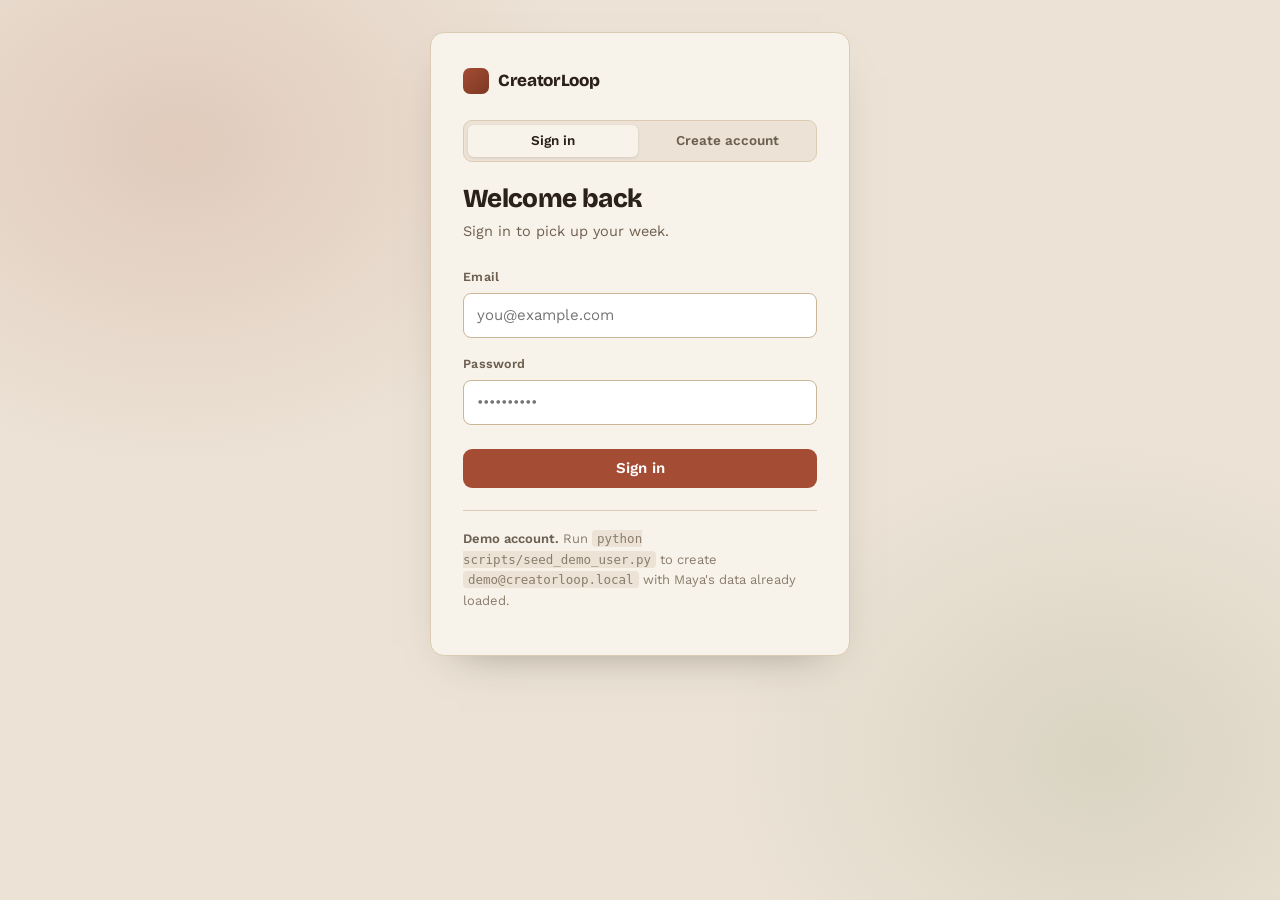
<file: ui_client/static/auth.html>
<!doctype html>
<html lang="en">
<head>
<meta charset="utf-8">
<meta name="viewport" content="width=device-width, initial-scale=1">
<title>Sign in · CreatorLoop</title>
<link rel="preconnect" href="https://fonts.googleapis.com">
<link rel="preconnect" href="https://fonts.gstatic.com" crossorigin>
<link rel="stylesheet" href="https://fonts.googleapis.com/css2?family=Bricolage+Grotesque:opsz,wght@12..96,600;12..96,800&family=Work+Sans:wght@400;500;600&display=swap">
<style>
/* Kitchen Terracotta — the board's own palette, so signing in and the app
   behind it are visibly the same product. */
:root{
  --bg:#ece3d6; --bg-2:#f8f3ea; --line:#dccbb2; --line-2:#c9b696;
  --ink:#2b211a; --ink-2:#6d5f50; --ink-3:#8a7c6c;
  --accent:#a44c34; --accent-2:#7d3722; --olive:#5e6b41; --danger:#8c2f1c;
  --display:"Bricolage Grotesque","Trebuchet MS",Helvetica,sans-serif;
}
*{box-sizing:border-box}
html,body{min-height:100%}
body{
  margin:0; background:var(--bg); color:var(--ink);
  font:15px/1.6 "Work Sans",-apple-system,BlinkMacSystemFont,"Segoe UI",sans-serif;
  -webkit-font-smoothing:antialiased;
  display:flex; align-items:center; justify-content:center; padding:32px 20px;
  background-image:
    radial-gradient(680px 540px at 14% 16%, rgba(164,76,52,.16), transparent 62%),
    radial-gradient(600px 500px at 86% 84%, rgba(94,107,65,.13), transparent 64%);
}
.card{
  width:100%; max-width:420px; background:var(--bg-2);
  border:1px solid var(--line); border-radius:14px; padding:34px 32px 30px;
  box-shadow:0 18px 44px -28px rgba(43,33,26,.5);
}
.brand{
  display:inline-flex; align-items:center; gap:9px; text-decoration:none;
  color:var(--ink); margin-bottom:26px;
}
.mark{
  width:26px; height:26px; border-radius:7px; flex:none;
  background:linear-gradient(140deg,var(--accent),var(--accent-2));
}
.brand b{font-family:var(--display); font-weight:800; font-size:17px; letter-spacing:-.02em}
h1{font-family:var(--display); font-weight:800; font-size:26px; letter-spacing:-.025em; margin:0 0 6px; line-height:1.15}
.sub{color:var(--ink-2); margin:0 0 24px; font-size:14.5px}

/* tabs */
.tabs{display:flex; gap:4px; background:var(--bg); border:1px solid var(--line); border-radius:9px; padding:4px; margin-bottom:22px}
.tab{
  flex:1; border:0; background:transparent; color:var(--ink-2); cursor:pointer;
  font:600 13.5px/1 "Work Sans",sans-serif; padding:9px 8px; border-radius:6px;
  transition:background .15s,color .15s;
}
.tab[aria-selected="true"]{background:var(--bg-2); color:var(--ink); box-shadow:0 1px 3px rgba(43,33,26,.12)}

label{display:block; font-weight:600; font-size:12.5px; letter-spacing:.02em; margin:0 0 6px; color:var(--ink-2)}
.field{margin-bottom:16px}
input{
  width:100%; padding:11px 13px; border:1px solid var(--line-2); border-radius:8px;
  background:#fff; color:var(--ink); font:15px/1.4 "Work Sans",sans-serif;
}
input:focus{outline:2px solid var(--accent); outline-offset:1px; border-color:transparent}
.hint{font-size:12.5px; color:var(--ink-3); margin-top:6px}

button.go{
  width:100%; margin-top:8px; padding:12px 16px; border:0; border-radius:9px;
  background:var(--accent); color:#fff; cursor:pointer;
  font:600 15px/1 "Work Sans",sans-serif; transition:background .15s;
}
button.go:hover:not(:disabled){background:var(--accent-2)}
button.go:disabled{opacity:.6; cursor:progress}
button.go:focus-visible{outline:2px solid var(--ink); outline-offset:2px}

.msg{
  margin-top:16px; padding:11px 13px; border-radius:8px; font-size:13.5px;
  border:1px solid; display:none;
}
.msg.show{display:block}
.msg.error{background:#f7e4de; border-color:#e0b6a8; color:var(--danger)}
.msg.ok{background:#e6ecdd; border-color:#c2cfa9; color:#3f4a2b}

.demo{
  margin-top:22px; padding-top:18px; border-top:1px solid var(--line);
  font-size:13px; color:var(--ink-3);
}
.demo b{color:var(--ink-2); font-weight:600}
code{font-family:ui-monospace,SFMono-Regular,Menlo,monospace; font-size:12.5px; background:var(--bg); padding:1px 5px; border-radius:4px}
</style>
</head>
<body>
<main class="card">
  <a class="brand" href="/"><span class="mark" aria-hidden="true"></span><b>CreatorLoop</b></a>

  <div class="tabs" role="tablist">
    <button class="tab" role="tab" id="tab-signin" aria-selected="true" aria-controls="form">Sign in</button>
    <button class="tab" role="tab" id="tab-signup" aria-selected="false" aria-controls="form">Create account</button>
  </div>

  <h1 id="title">Welcome back</h1>
  <p class="sub" id="subtitle">Sign in to pick up your week.</p>

  <form id="form" novalidate>
    <div class="field" id="name-field" hidden>
      <label for="name">Your name</label>
      <input id="name" name="name" type="text" autocomplete="name" placeholder="Maya Tan">
    </div>
    <div class="field">
      <label for="email">Email</label>
      <input id="email" name="email" type="email" autocomplete="email" required placeholder="you@example.com">
    </div>
    <div class="field">
      <label for="password">Password</label>
      <input id="password" name="password" type="password" required
             autocomplete="current-password" placeholder="••••••••••">
      <p class="hint" id="pw-hint" hidden>At least 10 characters.</p>
    </div>
    <button class="go" type="submit" id="submit">Sign in</button>
  </form>

  <p class="msg" id="msg" role="status" aria-live="polite"></p>

  <p class="demo">
    <b>Demo account.</b> Run <code>python scripts/seed_demo_user.py</code> to create
    <code>demo@creatorloop.local</code> with Maya's data already loaded.
  </p>
</main>

<script>
(function(){
  var mode = location.pathname === "/signup" ? "signup" : "signin";
  var $ = function(id){ return document.getElementById(id); };

  function render(){
    var up = mode === "signup";
    $("tab-signin").setAttribute("aria-selected", String(!up));
    $("tab-signup").setAttribute("aria-selected", String(up));
    $("title").textContent = up ? "Create your account" : "Welcome back";
    $("subtitle").textContent = up
      ? "Two minutes to set up, then the agents plan your first week."
      : "Sign in to pick up your week.";
    $("submit").textContent = up ? "Create account" : "Sign in";
    $("name-field").hidden = !up;
    $("pw-hint").hidden = !up;
    $("password").setAttribute("autocomplete", up ? "new-password" : "current-password");
    hide();
    history.replaceState(null, "", up ? "/signup" : "/signin");
  }

  function show(text, kind){
    var m = $("msg");
    m.textContent = text;
    m.className = "msg show " + kind;
  }
  function hide(){ $("msg").className = "msg"; }

  $("tab-signin").onclick = function(){ mode = "signin"; render(); };
  $("tab-signup").onclick = function(){ mode = "signup"; render(); };

  $("form").addEventListener("submit", async function(e){
    e.preventDefault();
    hide();
    var email = $("email").value.trim();
    var password = $("password").value;
    if (!email || !password) { show("Enter your email and password.", "error"); return; }

    $("submit").disabled = true;
    var body = { email: email, password: password };
    if (mode === "signup") body.display_name = $("name").value.trim();

    try {
      var res = await fetch("/auth/" + (mode === "signup" ? "signup" : "login"), {
        method: "POST",
        headers: { "Content-Type": "application/json" },
        body: JSON.stringify(body)
      });
      var data = await res.json().catch(function(){ return {}; });
      if (!res.ok) {
        show(data.error || data.detail || "That did not work. Try again.", "error");
        $("submit").disabled = false;
        return;
      }
      show(mode === "signup" ? "Account created. Setting things up…" : "Signed in. Loading your board…", "ok");
      location.href = data.next || "/board";
    } catch (err) {
      show("Cannot reach the server. Is it running on :8000?", "error");
      $("submit").disabled = false;
    }
  });

  render();
})();
</script>
</body>
</html>
</file>
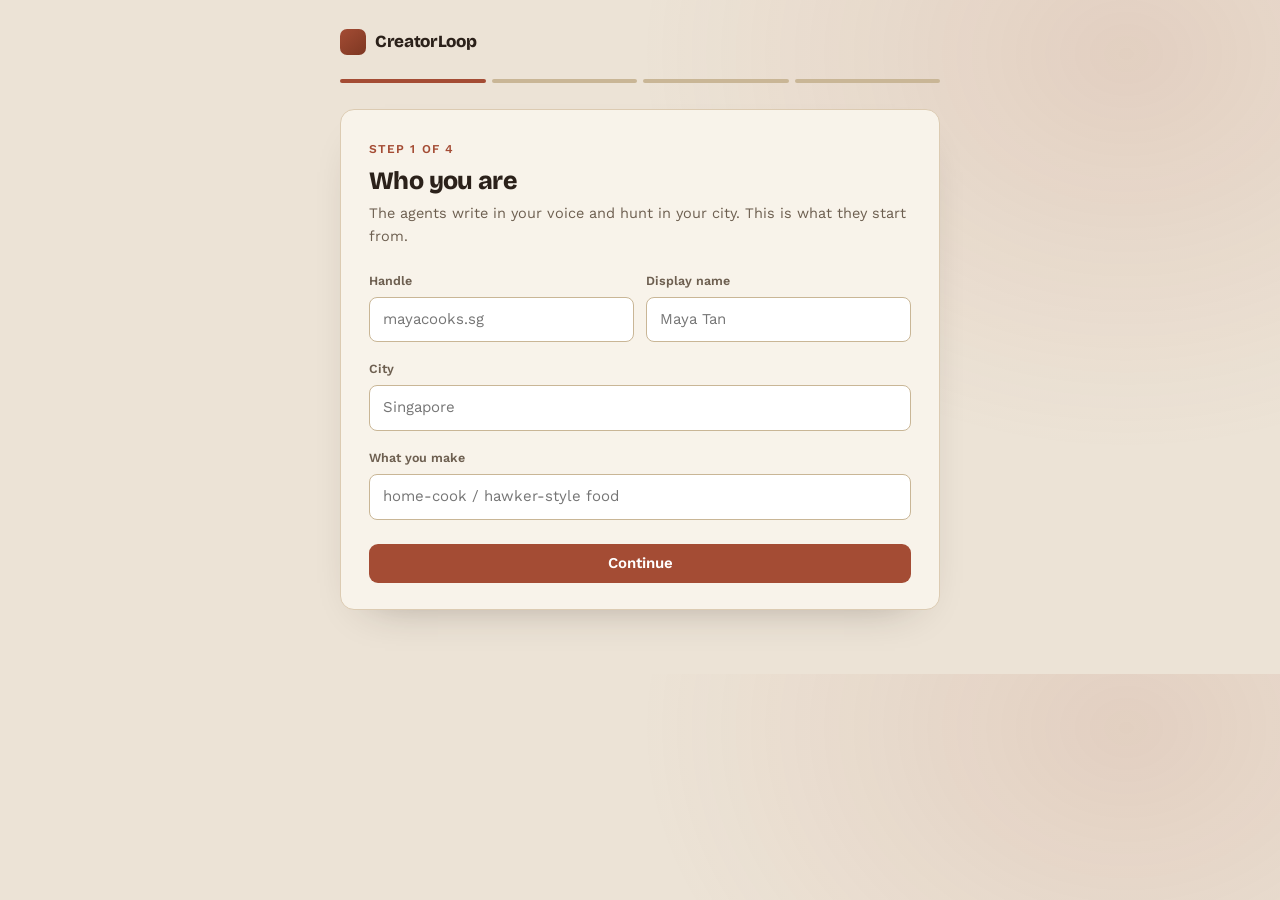
<file: ui_client/static/onboarding.html>
<!doctype html>
<html lang="en">
<head>
<meta charset="utf-8">
<meta name="viewport" content="width=device-width, initial-scale=1">
<title>Set up your studio · CreatorLoop</title>
<link rel="preconnect" href="https://fonts.googleapis.com">
<link rel="preconnect" href="https://fonts.gstatic.com" crossorigin>
<link rel="stylesheet" href="https://fonts.googleapis.com/css2?family=Bricolage+Grotesque:opsz,wght@12..96,600;12..96,800&family=Work+Sans:wght@400;500;600&display=swap">
<style>
:root{
  --bg:#ece3d6; --bg-2:#f8f3ea; --line:#dccbb2; --line-2:#c9b696;
  --ink:#2b211a; --ink-2:#6d5f50; --ink-3:#8a7c6c;
  --accent:#a44c34; --accent-2:#7d3722; --olive:#5e6b41; --danger:#8c2f1c;
  --display:"Bricolage Grotesque","Trebuchet MS",Helvetica,sans-serif;
}
*{box-sizing:border-box}
body{
  margin:0; background:var(--bg); color:var(--ink);
  font:15px/1.6 "Work Sans",-apple-system,BlinkMacSystemFont,"Segoe UI",sans-serif;
  -webkit-font-smoothing:antialiased; padding:28px 20px 64px;
  background-image:radial-gradient(760px 620px at 88% 8%, rgba(164,76,52,.13), transparent 64%);
}
.wrap{max-width:600px; margin:0 auto}
.brand{display:inline-flex; align-items:center; gap:9px; text-decoration:none; color:var(--ink); margin-bottom:24px}
.mark{width:26px; height:26px; border-radius:7px; background:linear-gradient(140deg,var(--accent),var(--accent-2))}
.brand b{font-family:var(--display); font-weight:800; font-size:17px; letter-spacing:-.02em}

/* progress: four real steps, so the count means something */
.steps{display:flex; gap:6px; margin-bottom:26px}
.steps i{flex:1; height:4px; border-radius:2px; background:var(--line-2); transition:background .2s}
.steps i.on{background:var(--accent)}

.card{background:var(--bg-2); border:1px solid var(--line); border-radius:14px; padding:30px 28px 26px; box-shadow:0 18px 44px -30px rgba(43,33,26,.45)}
.eyebrow{font-size:12px; font-weight:600; letter-spacing:.09em; text-transform:uppercase; color:var(--accent); margin:0 0 8px}
h1{font-family:var(--display); font-weight:800; font-size:25px; letter-spacing:-.025em; margin:0 0 6px; line-height:1.15; text-wrap:balance}
.sub{color:var(--ink-2); margin:0 0 22px; font-size:14.5px}

.field{margin-bottom:17px}
.row{display:flex; gap:12px}
.row .field{flex:1}
label{display:block; font-weight:600; font-size:12.5px; margin:0 0 6px; color:var(--ink-2)}
input,textarea,select{
  width:100%; padding:11px 13px; border:1px solid var(--line-2); border-radius:8px;
  background:#fff; color:var(--ink); font:15px/1.45 "Work Sans",sans-serif;
}
textarea{resize:vertical; min-height:74px}
input:focus,textarea:focus,select:focus{outline:2px solid var(--accent); outline-offset:1px; border-color:transparent}
.hint{font-size:12.5px; color:var(--ink-3); margin-top:6px}

.chips{display:flex; flex-wrap:wrap; gap:8px}
.chip{position:relative}
.chip input{position:absolute; opacity:0; width:0; height:0}
.chip span{
  display:inline-block; padding:8px 14px; border:1px solid var(--line-2); border-radius:999px;
  background:#fff; cursor:pointer; font-size:13.5px; font-weight:500; transition:all .15s;
}
.chip input:checked + span{background:var(--accent); border-color:var(--accent); color:#fff}
.chip input:focus-visible + span{outline:2px solid var(--ink); outline-offset:2px}

.nav{display:flex; gap:10px; margin-top:24px}
button{border:0; border-radius:9px; cursor:pointer; font:600 15px/1 "Work Sans",sans-serif; padding:12px 20px; transition:background .15s}
.next{flex:1; background:var(--accent); color:#fff}
.next:hover:not(:disabled){background:var(--accent-2)}
.next:disabled{opacity:.6; cursor:progress}
.back{background:transparent; color:var(--ink-2); border:1px solid var(--line-2)}
.back:hover{background:var(--bg)}
button:focus-visible{outline:2px solid var(--ink); outline-offset:2px}

.msg{margin-top:16px; padding:11px 13px; border-radius:8px; font-size:13.5px; border:1px solid; display:none}
.msg.show{display:block}
.msg.error{background:#f7e4de; border-color:#e0b6a8; color:var(--danger)}
[hidden]{display:none !important}
</style>
</head>
<body>
<div class="wrap">
  <a class="brand" href="/"><span class="mark" aria-hidden="true"></span><b>CreatorLoop</b></a>

  <div class="steps" aria-hidden="true">
    <i class="on"></i><i></i><i></i><i></i>
  </div>

  <form class="card" id="form" novalidate>

    <!-- 1 -->
    <section class="step" data-step="1">
      <p class="eyebrow">Step 1 of 4</p>
      <h1>Who you are</h1>
      <p class="sub">The agents write in your voice and hunt in your city. This is what they start from.</p>
      <div class="row">
        <div class="field">
          <label for="handle">Handle</label>
          <input id="handle" required placeholder="mayacooks.sg">
        </div>
        <div class="field">
          <label for="display_name">Display name</label>
          <input id="display_name" placeholder="Maya Tan">
        </div>
      </div>
      <div class="field">
        <label for="city">City</label>
        <input id="city" required placeholder="Singapore">
      </div>
      <div class="field">
        <label for="niche">What you make</label>
        <input id="niche" required placeholder="home-cook / hawker-style food">
      </div>
    </section>

    <!-- 2 -->
    <section class="step" data-step="2" hidden>
      <p class="eyebrow">Step 2 of 4</p>
      <h1>Where you post</h1>
      <p class="sub">Follower counts calibrate what counts as a good week. Rough numbers are fine.</p>
      <div class="field">
        <label>Platforms</label>
        <div class="chips">
          <label class="chip"><input type="checkbox" name="platform" value="tiktok" checked><span>TikTok</span></label>
          <label class="chip"><input type="checkbox" name="platform" value="instagram" checked><span>Instagram</span></label>
          <label class="chip"><input type="checkbox" name="platform" value="youtube"><span>YouTube</span></label>
          <label class="chip"><input type="checkbox" name="platform" value="xiaohongshu"><span>Xiaohongshu</span></label>
        </div>
      </div>
      <div class="row">
        <div class="field">
          <label for="f_tiktok">TikTok followers</label>
          <input id="f_tiktok" type="number" min="0" placeholder="8400">
        </div>
        <div class="field">
          <label for="f_instagram">Instagram followers</label>
          <input id="f_instagram" type="number" min="0" placeholder="3100">
        </div>
      </div>
      <div class="field">
        <label for="median_views">Typical views per post</label>
        <input id="median_views" type="number" min="0" placeholder="5200">
        <p class="hint">Your median, not your best one. The adapt loop measures against this.</p>
      </div>
    </section>

    <!-- 3 -->
    <section class="step" data-step="3" hidden>
      <p class="eyebrow">Step 3 of 4</p>
      <h1>What you want</h1>
      <p class="sub">The planner books real slots, so it needs to know when you can actually film.</p>
      <div class="row">
        <div class="field">
          <label for="cadence_goal">Posts per week</label>
          <input id="cadence_goal" type="number" min="1" max="21" value="3">
        </div>
        <div class="field">
          <label for="budget">Weekly budget (optional)</label>
          <input id="budget" type="number" min="0" placeholder="40">
        </div>
      </div>
      <div class="field">
        <label>Filming days</label>
        <div class="chips">
          <label class="chip"><input type="checkbox" name="day" value="mon"><span>Mon</span></label>
          <label class="chip"><input type="checkbox" name="day" value="tue"><span>Tue</span></label>
          <label class="chip"><input type="checkbox" name="day" value="wed"><span>Wed</span></label>
          <label class="chip"><input type="checkbox" name="day" value="thu"><span>Thu</span></label>
          <label class="chip"><input type="checkbox" name="day" value="fri"><span>Fri</span></label>
          <label class="chip"><input type="checkbox" name="day" value="sat"><span>Sat</span></label>
          <label class="chip"><input type="checkbox" name="day" value="sun"><span>Sun</span></label>
        </div>
      </div>
      <div class="field">
        <label for="goals">Goals — one per line</label>
        <textarea id="goals" placeholder="3 posts per week on a repeatable schedule&#10;first paid local brand deal under SGD 800"></textarea>
      </div>
      <div class="field">
        <label for="pain">What makes this hard right now?</label>
        <textarea id="pain" placeholder="Every week starts from a blank page, so two of the three posts never happen."></textarea>
      </div>
    </section>

    <!-- 4 -->
    <section class="step" data-step="4" hidden>
      <p class="eyebrow">Step 4 of 4</p>
      <h1>How you sound</h1>
      <p class="sub">Hooks, captions and outreach emails all get written from this. Be specific.</p>
      <div class="field">
        <label for="tone">Tone</label>
        <input id="tone" placeholder="warm, fast, a little self-deprecating">
      </div>
      <div class="field">
        <label for="language">Language</label>
        <input id="language" placeholder="English with Singlish seasoning — never forced">
      </div>
      <div class="field">
        <label for="signature">Your signature — what makes a post yours?</label>
        <input id="signature" placeholder="cooks in a real HDB kitchen, no studio lighting, hands-only shots">
      </div>
      <div class="field">
        <label for="avoid">Never write like this — one per line</label>
        <textarea id="avoid" placeholder="corporate food-blogger voice&#10;unverifiable superlatives&#10;fake urgency"></textarea>
      </div>
      <div class="field">
        <label for="no_go">Topics and brands to refuse — one per line</label>
        <textarea id="no_go" placeholder="alcohol brands&#10;crypto"></textarea>
      </div>
      <div class="field">
        <label for="best">Topics that work for you — comma separated</label>
        <input id="best" placeholder="laksa, chilli crab, noodle pulls">
      </div>
      <div class="field">
        <label for="worst">Topics that flop — comma separated</label>
        <input id="worst" placeholder="3-ingredient desserts, baking">
      </div>
    </section>

    <div class="nav">
      <button type="button" class="back" id="back" hidden>Back</button>
      <button type="submit" class="next" id="next">Continue</button>
    </div>
    <p class="msg" id="msg" role="status" aria-live="polite"></p>
  </form>
</div>

<script>
(function(){
  var $ = function(id){ return document.getElementById(id); };
  var step = 1, LAST = 4;
  var steps = Array.prototype.slice.call(document.querySelectorAll(".step"));
  var bars = Array.prototype.slice.call(document.querySelectorAll(".steps i"));

  function lines(id){
    return $(id).value.split("\n").map(function(s){ return s.trim(); }).filter(Boolean);
  }
  function commas(id){
    return $(id).value.split(",").map(function(s){ return s.trim(); }).filter(Boolean);
  }
  function checked(name){
    return Array.prototype.slice
      .call(document.querySelectorAll('input[name="' + name + '"]:checked'))
      .map(function(el){ return el.value; });
  }
  function show(text){ var m = $("msg"); m.textContent = text; m.className = "msg show error"; }
  function hide(){ $("msg").className = "msg"; }

  function render(){
    steps.forEach(function(s){ s.hidden = Number(s.dataset.step) !== step; });
    bars.forEach(function(b, i){ b.classList.toggle("on", i < step); });
    $("back").hidden = step === 1;
    $("next").textContent = step === LAST ? "Create my studio" : "Continue";
    hide();
    window.scrollTo({ top: 0, behavior: "smooth" });
  }

  function valid(){
    if (step === 1) {
      if (!$("handle").value.trim()) { show("Pick a handle."); return false; }
      if (!$("city").value.trim()) { show("Which city are you in?"); return false; }
      if (!$("niche").value.trim()) { show("Say what kind of content you make."); return false; }
    }
    return true;
  }

  $("back").onclick = function(){ if (step > 1) { step--; render(); } };

  $("form").addEventListener("submit", async function(e){
    e.preventDefault();
    if (!valid()) return;
    if (step < LAST) { step++; render(); return; }

    var followers = {};
    if ($("f_tiktok").value) followers.tiktok = Number($("f_tiktok").value);
    if ($("f_instagram").value) followers.instagram = Number($("f_instagram").value);

    var payload = {
      handle: $("handle").value.trim().replace(/^@/, ""),
      display_name: $("display_name").value.trim() || $("handle").value.trim(),
      city: $("city").value.trim(),
      niche: $("niche").value.trim(),
      pain: $("pain").value.trim(),
      platforms: checked("platform"),
      followers: followers,
      median_views: $("median_views").value ? Number($("median_views").value) : null,
      cadence_goal: Number($("cadence_goal").value || 3),
      filming_days: checked("day"),
      budget_sgd_per_week: $("budget").value ? Number($("budget").value) : null,
      goals: lines("goals"),
      no_go: lines("no_go"),
      best_performing: commas("best"),
      worst_performing: commas("worst"),
      voice: {
        tone: $("tone").value.trim(),
        language: $("language").value.trim(),
        signature: $("signature").value.trim(),
        avoid: lines("avoid")
      }
    };

    $("next").disabled = true;
    try {
      var res = await fetch("/api/profiles", {
        method: "POST",
        headers: { "Content-Type": "application/json" },
        body: JSON.stringify(payload)
      });
      var data = await res.json().catch(function(){ return {}; });
      if (res.status === 401) { location.href = "/signin"; return; }
      if (!res.ok) {
        show(data.error || data.detail || "Could not save that. Try again.");
        $("next").disabled = false;
        return;
      }
      location.href = data.next || "/board";
    } catch (err) {
      show("Cannot reach the server. Is it running on :8000?");
      $("next").disabled = false;
    }
  });

  render();
})();
</script>
</body>
</html>
</file>
